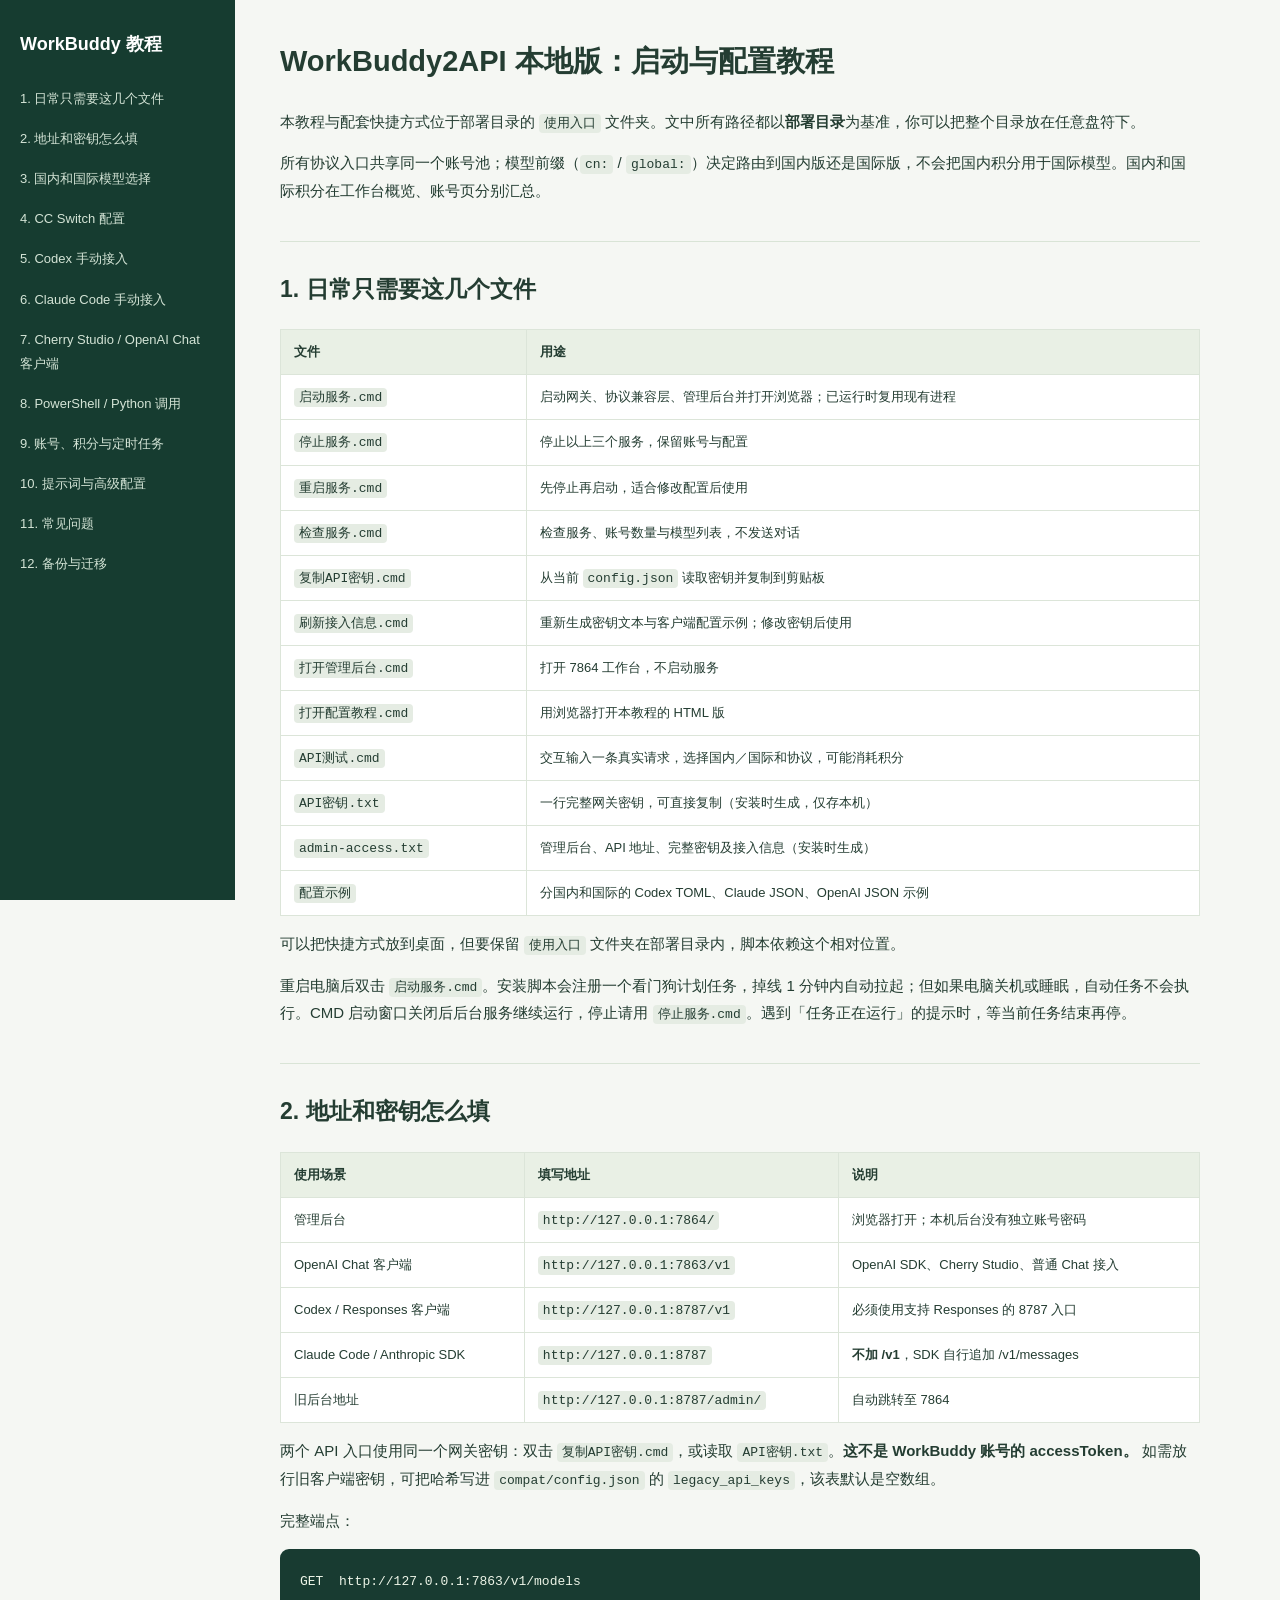
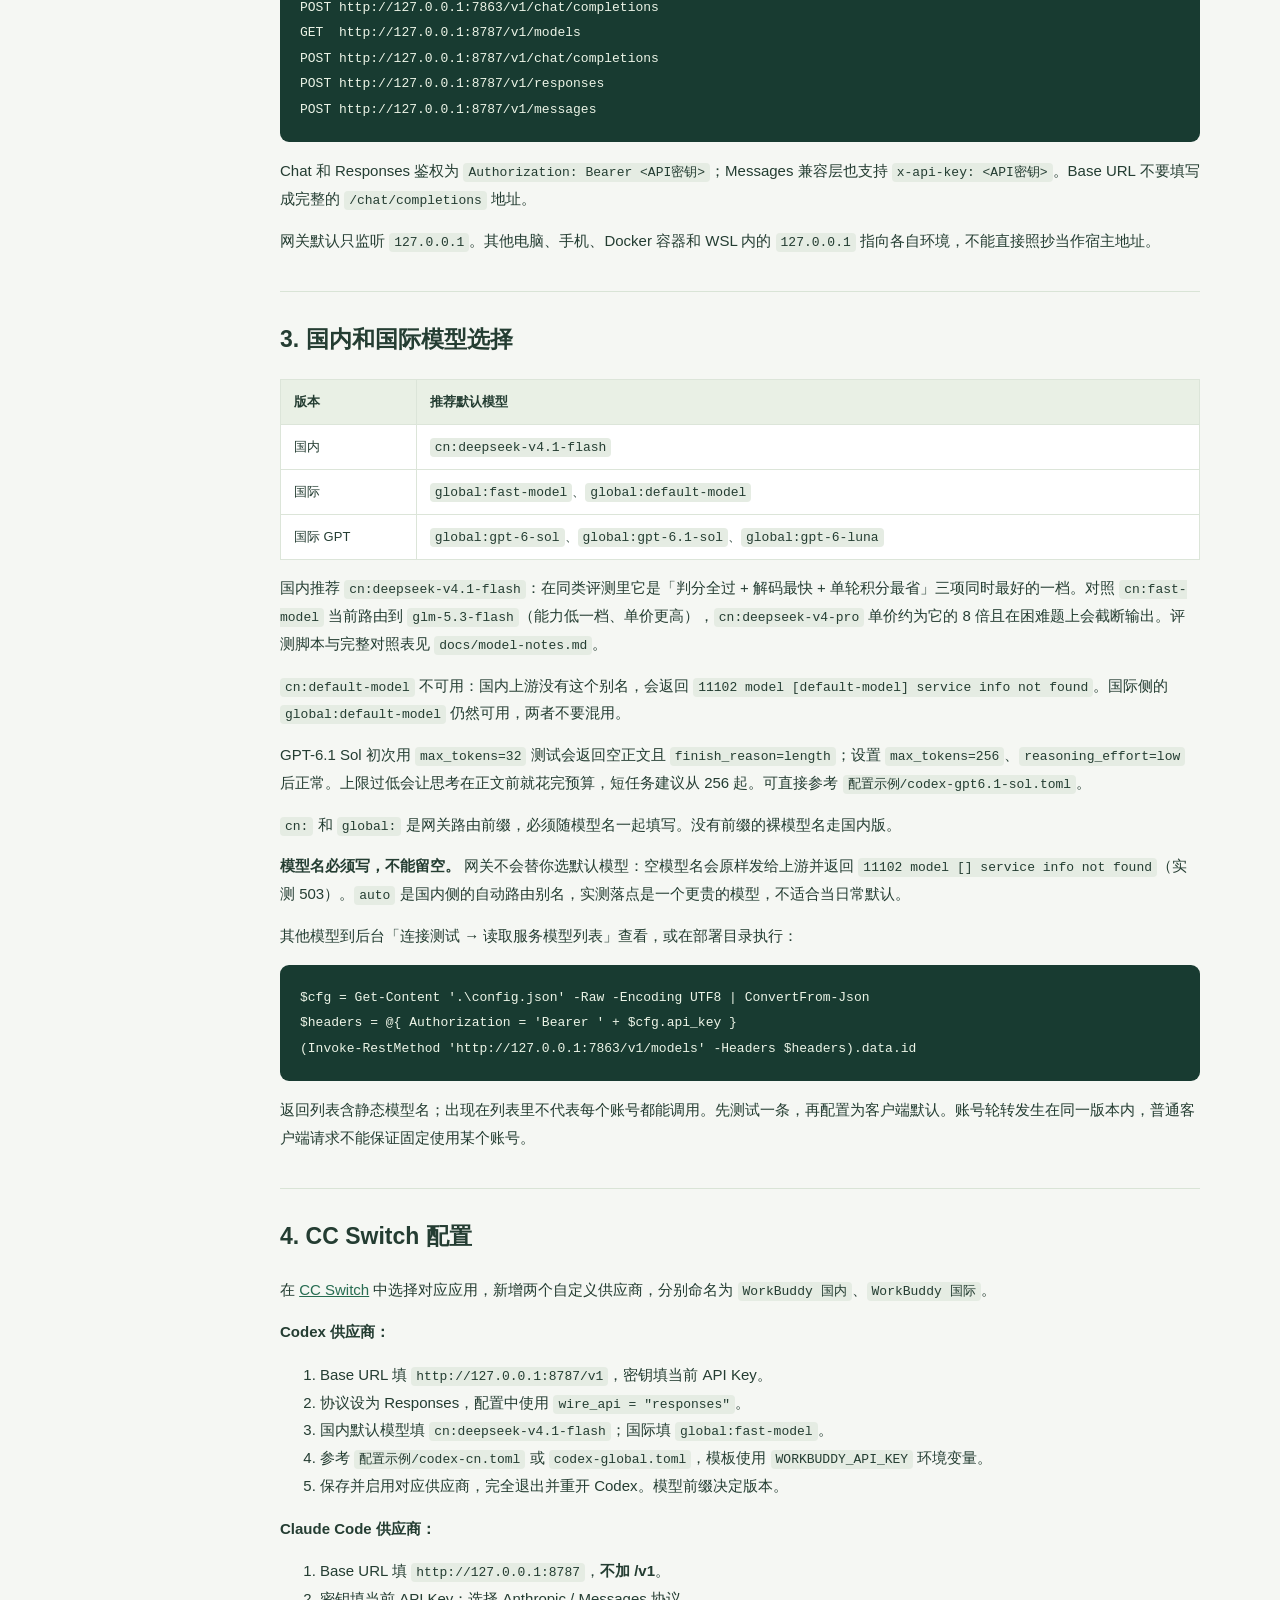
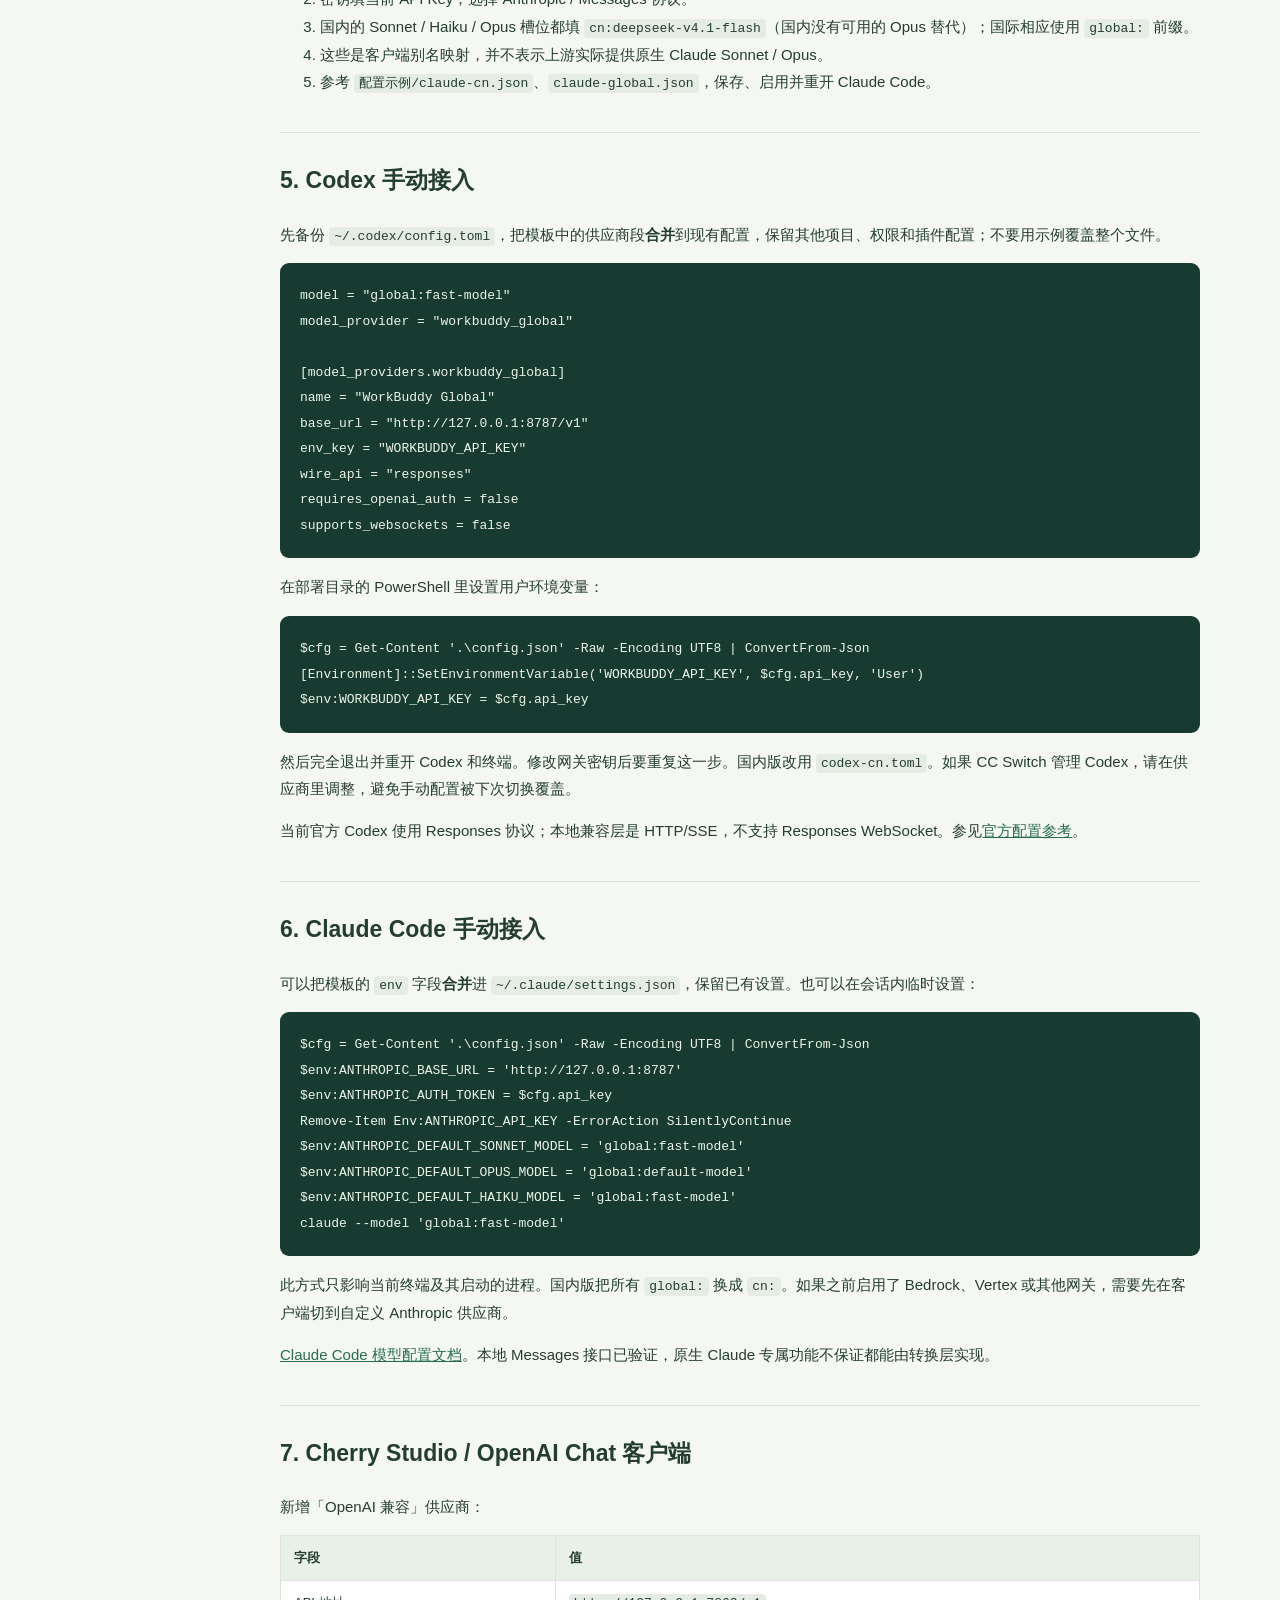
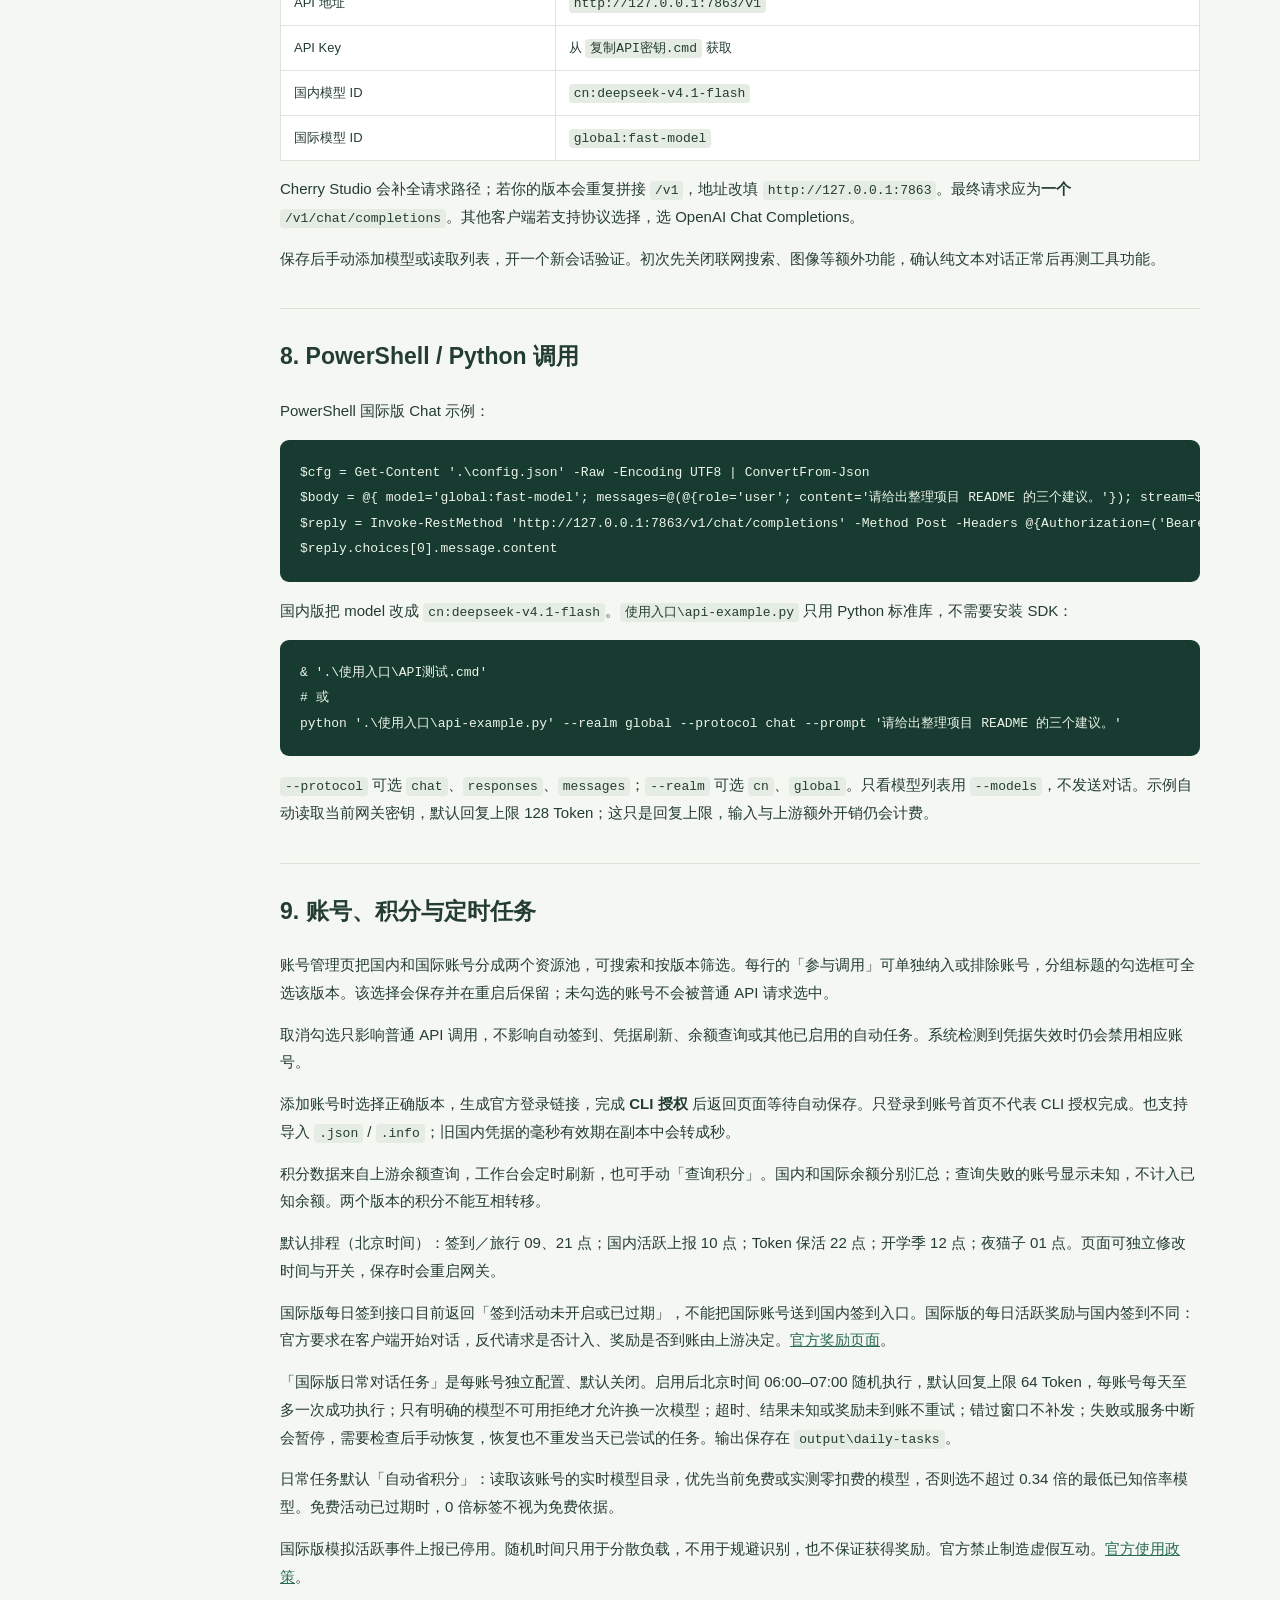
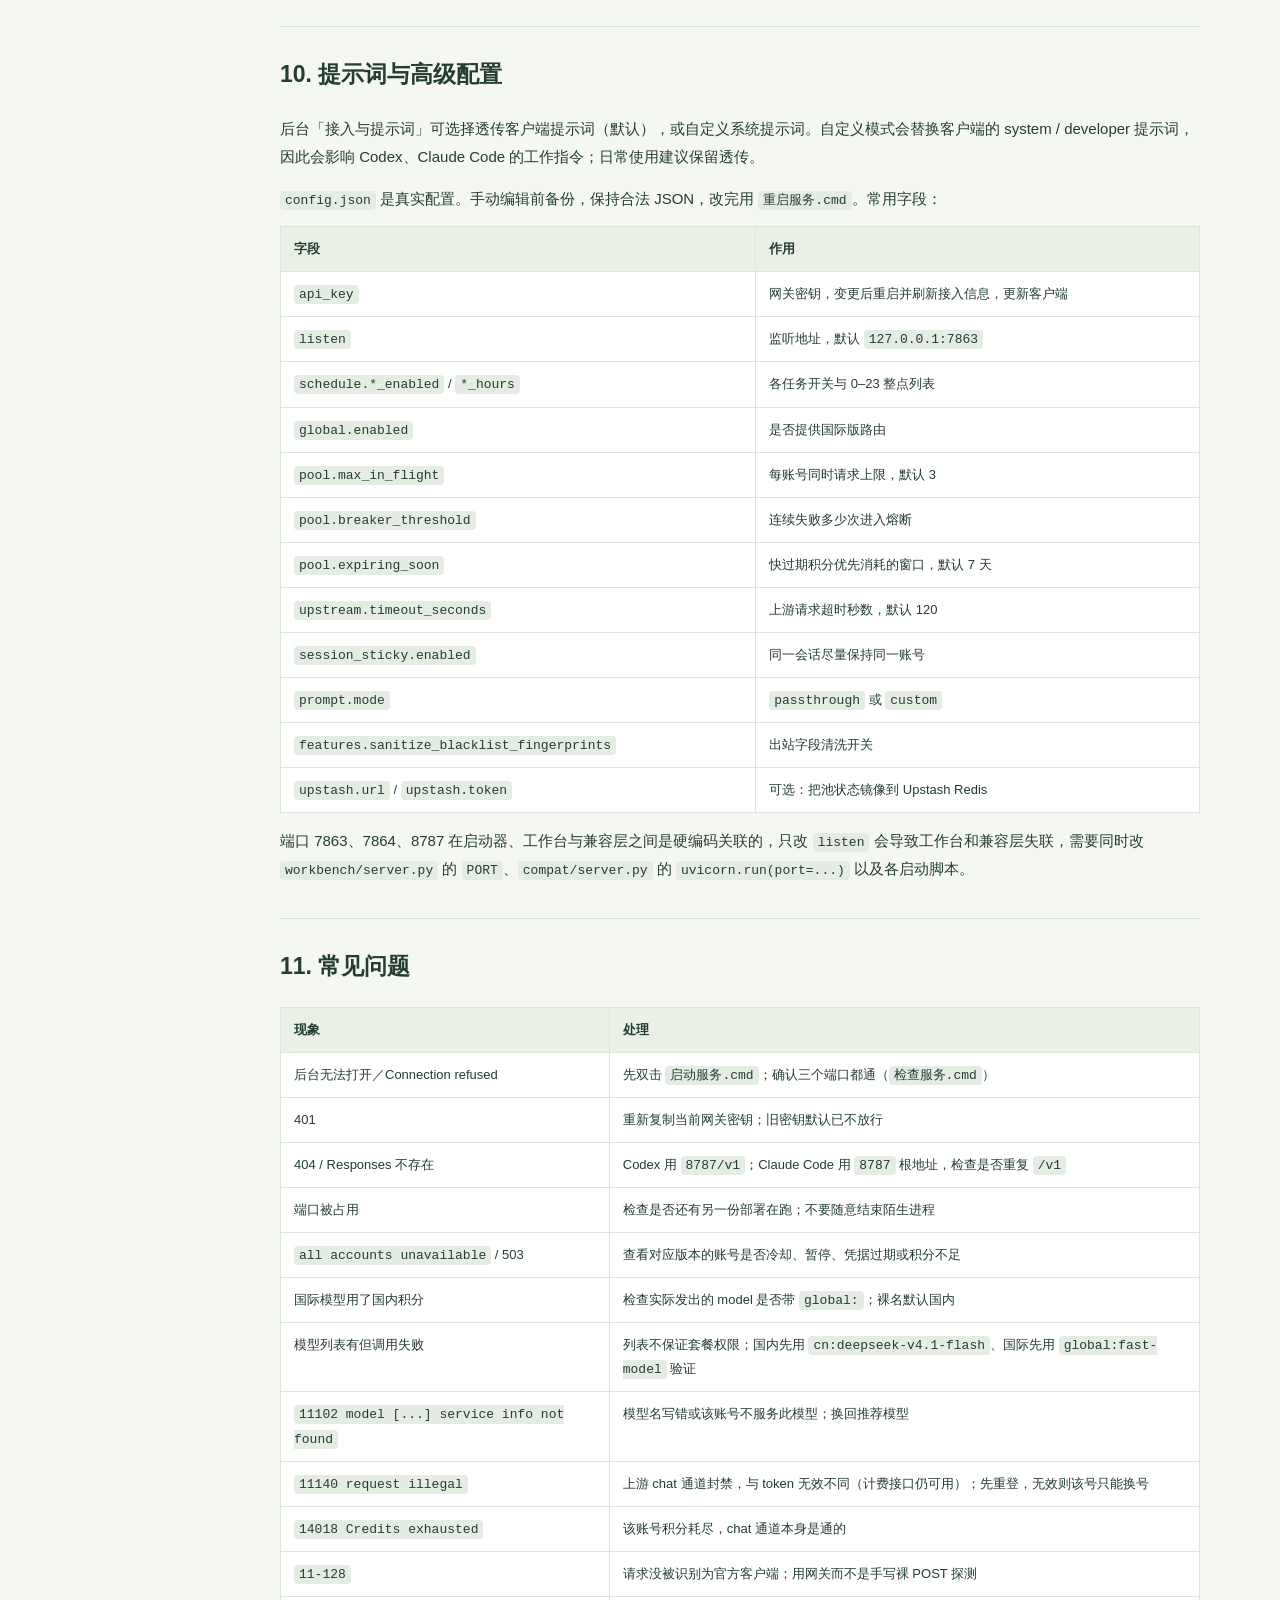
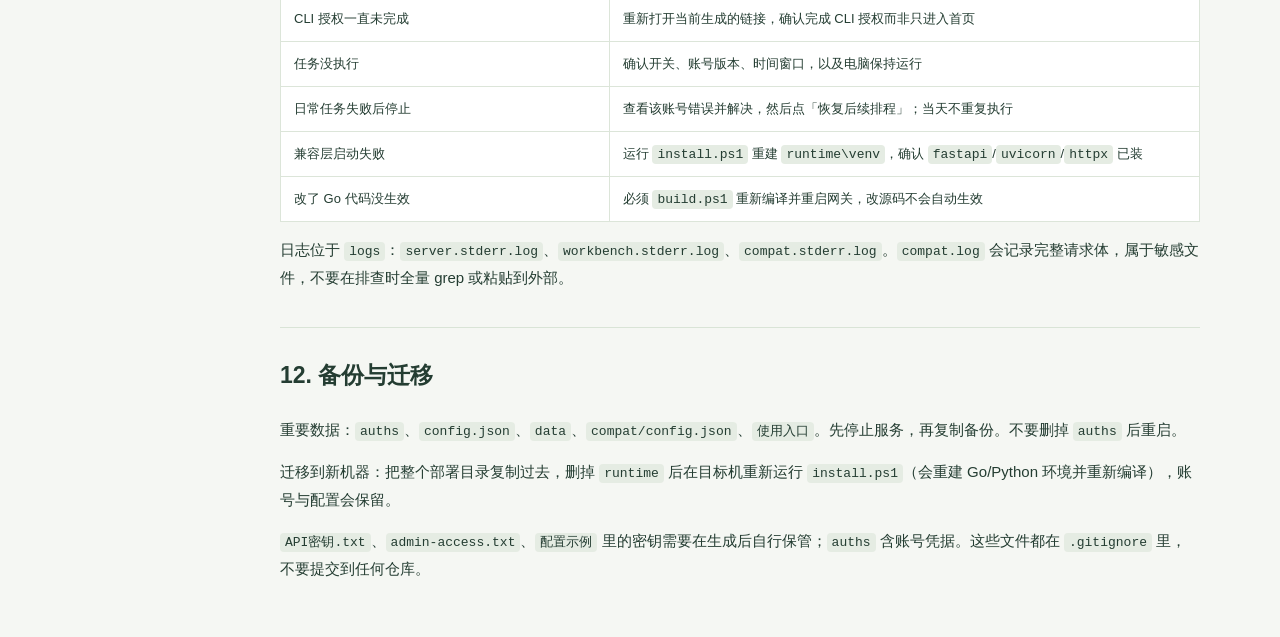
<file: 使用入口/配置教程.html>
<!doctype html><html lang="zh-CN"><meta charset="utf-8"><meta name="viewport" content="width=device-width,initial-scale=1"><title>WorkBuddy2API 本地版：启动与配置教程</title><style>body{margin:0;background:#f5f7f3;color:#243d32;font:15px/1.85 "Segoe UI","Microsoft YaHei",sans-serif}nav{position:fixed;top:0;bottom:0;width:235px;padding:28px 20px;background:#163c30;color:white;overflow:auto;box-sizing:border-box}nav b{font-size:18px;display:block;margin-bottom:18px}nav a{display:block;color:#d4e4d6;text-decoration:none;padding:8px 0;font-size:13px}main{max-width:920px;padding:40px 45px;margin-left:235px}h1{font-size:29px;line-height:1.5;margin:0 0 24px}h2{font-size:23px;scroll-margin-top:25px;border-top:1px solid #d9e4d6;padding-top:26px;margin-top:36px}a{color:#276c51}code{background:#e5ece3;padding:2px 5px;border-radius:4px;font:13px Consolas,monospace;overflow-wrap:anywhere}pre{background:#183b31;color:#ecf4e7;padding:20px;border-radius:9px;overflow:auto;line-height:1.7}pre code{background:none;padding:0;color:inherit}.table{overflow:auto}table{border-collapse:collapse;width:100%;font-size:13px;background:white}td,th{padding:10px 13px;border:1px solid #dce5d9;text-align:left;vertical-align:top}th{background:#e9f0e5}p{margin:14px 0}@media(max-width:850px){nav{position:static;width:auto}nav a{display:inline-block;margin-right:18px}main{margin:0;padding:25px 18px}h1{font-size:25px}}</style><body><nav><b>WorkBuddy 教程</b><a href="#section-1">1. 日常只需要这几个文件</a><a href="#section-2">2. 地址和密钥怎么填</a><a href="#section-3">3. 国内和国际模型选择</a><a href="#section-4">4. CC Switch 配置</a><a href="#section-5">5. Codex 手动接入</a><a href="#section-6">6. Claude Code 手动接入</a><a href="#section-7">7. Cherry Studio / OpenAI Chat 客户端</a><a href="#section-8">8. PowerShell / Python 调用</a><a href="#section-9">9. 账号、积分与定时任务</a><a href="#section-10">10. 提示词与高级配置</a><a href="#section-11">11. 常见问题</a><a href="#section-12">12. 备份与迁移</a></nav><main><h1>WorkBuddy2API 本地版：启动与配置教程</h1>
<p>本教程与配套快捷方式位于部署目录的 <code>使用入口</code> 文件夹。文中所有路径都以<strong>部署目录</strong>为基准，你可以把整个目录放在任意盘符下。</p>
<p>所有协议入口共享同一个账号池；模型前缀（<code>cn:</code> / <code>global:</code>）决定路由到国内版还是国际版，不会把国内积分用于国际模型。国内和国际积分在工作台概览、账号页分别汇总。</p>
<h2 id="section-1">1. 日常只需要这几个文件</h2>
<div class="table"><table>
<thead>
<tr>
<th>文件</th>
<th>用途</th>
</tr>
</thead>
<tbody>
<tr>
<td><code>启动服务.cmd</code></td>
<td>启动网关、协议兼容层、管理后台并打开浏览器；已运行时复用现有进程</td>
</tr>
<tr>
<td><code>停止服务.cmd</code></td>
<td>停止以上三个服务，保留账号与配置</td>
</tr>
<tr>
<td><code>重启服务.cmd</code></td>
<td>先停止再启动，适合修改配置后使用</td>
</tr>
<tr>
<td><code>检查服务.cmd</code></td>
<td>检查服务、账号数量与模型列表，不发送对话</td>
</tr>
<tr>
<td><code>复制API密钥.cmd</code></td>
<td>从当前 <code>config.json</code> 读取密钥并复制到剪贴板</td>
</tr>
<tr>
<td><code>刷新接入信息.cmd</code></td>
<td>重新生成密钥文本与客户端配置示例；修改密钥后使用</td>
</tr>
<tr>
<td><code>打开管理后台.cmd</code></td>
<td>打开 7864 工作台，不启动服务</td>
</tr>
<tr>
<td><code>打开配置教程.cmd</code></td>
<td>用浏览器打开本教程的 HTML 版</td>
</tr>
<tr>
<td><code>API测试.cmd</code></td>
<td>交互输入一条真实请求，选择国内／国际和协议，可能消耗积分</td>
</tr>
<tr>
<td><code>API密钥.txt</code></td>
<td>一行完整网关密钥，可直接复制（安装时生成，仅存本机）</td>
</tr>
<tr>
<td><code>admin-access.txt</code></td>
<td>管理后台、API 地址、完整密钥及接入信息（安装时生成）</td>
</tr>
<tr>
<td><code>配置示例</code></td>
<td>分国内和国际的 Codex TOML、Claude JSON、OpenAI JSON 示例</td>
</tr>
</tbody>
</table></div>
<p>可以把快捷方式放到桌面，但要保留 <code>使用入口</code> 文件夹在部署目录内，脚本依赖这个相对位置。</p>
<p>重启电脑后双击 <code>启动服务.cmd</code>。安装脚本会注册一个看门狗计划任务，掉线 1 分钟内自动拉起；但如果电脑关机或睡眠，自动任务不会执行。CMD 启动窗口关闭后后台服务继续运行，停止请用 <code>停止服务.cmd</code>。遇到「任务正在运行」的提示时，等当前任务结束再停。</p>
<h2 id="section-2">2. 地址和密钥怎么填</h2>
<div class="table"><table>
<thead>
<tr>
<th>使用场景</th>
<th>填写地址</th>
<th>说明</th>
</tr>
</thead>
<tbody>
<tr>
<td>管理后台</td>
<td><code>http://127.0.0.1:7864/</code></td>
<td>浏览器打开；本机后台没有独立账号密码</td>
</tr>
<tr>
<td>OpenAI Chat 客户端</td>
<td><code>http://127.0.0.1:7863/v1</code></td>
<td>OpenAI SDK、Cherry Studio、普通 Chat 接入</td>
</tr>
<tr>
<td>Codex / Responses 客户端</td>
<td><code>http://127.0.0.1:8787/v1</code></td>
<td>必须使用支持 Responses 的 8787 入口</td>
</tr>
<tr>
<td>Claude Code / Anthropic SDK</td>
<td><code>http://127.0.0.1:8787</code></td>
<td><strong>不加 /v1</strong>，SDK 自行追加 /v1/messages</td>
</tr>
<tr>
<td>旧后台地址</td>
<td><code>http://127.0.0.1:8787/admin/</code></td>
<td>自动跳转至 7864</td>
</tr>
</tbody>
</table></div>
<p>两个 API 入口使用同一个网关密钥：双击 <code>复制API密钥.cmd</code>，或读取 <code>API密钥.txt</code>。<strong>这不是 WorkBuddy 账号的 accessToken。</strong> 如需放行旧客户端密钥，可把哈希写进 <code>compat/config.json</code> 的 <code>legacy_api_keys</code>，该表默认是空数组。</p>
<p>完整端点：</p>
<pre><code class="language-text">GET  http://127.0.0.1:7863/v1/models
POST http://127.0.0.1:7863/v1/chat/completions
GET  http://127.0.0.1:8787/v1/models
POST http://127.0.0.1:8787/v1/chat/completions
POST http://127.0.0.1:8787/v1/responses
POST http://127.0.0.1:8787/v1/messages
</code></pre>
<p>Chat 和 Responses 鉴权为 <code>Authorization: Bearer &lt;API密钥&gt;</code>；Messages 兼容层也支持 <code>x-api-key: &lt;API密钥&gt;</code>。Base URL 不要填写成完整的 <code>/chat/completions</code> 地址。</p>
<p>网关默认只监听 <code>127.0.0.1</code>。其他电脑、手机、Docker 容器和 WSL 内的 <code>127.0.0.1</code> 指向各自环境，不能直接照抄当作宿主地址。</p>
<h2 id="section-3">3. 国内和国际模型选择</h2>
<div class="table"><table>
<thead>
<tr>
<th>版本</th>
<th>推荐默认模型</th>
</tr>
</thead>
<tbody>
<tr>
<td>国内</td>
<td><code>cn:deepseek-v4.1-flash</code></td>
</tr>
<tr>
<td>国际</td>
<td><code>global:fast-model</code>、<code>global:default-model</code></td>
</tr>
<tr>
<td>国际 GPT</td>
<td><code>global:gpt-6-sol</code>、<code>global:gpt-6.1-sol</code>、<code>global:gpt-6-luna</code></td>
</tr>
</tbody>
</table></div>
<p>国内推荐 <code>cn:deepseek-v4.1-flash</code>：在同类评测里它是「判分全过 + 解码最快 + 单轮积分最省」三项同时最好的一档。对照 <code>cn:fast-model</code> 当前路由到 <code>glm-5.3-flash</code>（能力低一档、单价更高），<code>cn:deepseek-v4-pro</code> 单价约为它的 8 倍且在困难题上会截断输出。评测脚本与完整对照表见 <code>docs/model-notes.md</code>。</p>
<p><code>cn:default-model</code> 不可用：国内上游没有这个别名，会返回 <code>11102 model [default-model] service info not found</code>。国际侧的 <code>global:default-model</code> 仍然可用，两者不要混用。</p>
<p>GPT-6.1 Sol 初次用 <code>max_tokens=32</code> 测试会返回空正文且 <code>finish_reason=length</code>；设置 <code>max_tokens=256</code>、<code>reasoning_effort=low</code> 后正常。上限过低会让思考在正文前就花完预算，短任务建议从 256 起。可直接参考 <code>配置示例/codex-gpt6.1-sol.toml</code>。</p>
<p><code>cn:</code> 和 <code>global:</code> 是网关路由前缀，必须随模型名一起填写。没有前缀的裸模型名走国内版。</p>
<p><strong>模型名必须写，不能留空。</strong> 网关不会替你选默认模型：空模型名会原样发给上游并返回 <code>11102 model [] service info not found</code>（实测 503）。<code>auto</code> 是国内侧的自动路由别名，实测落点是一个更贵的模型，不适合当日常默认。</p>
<p>其他模型到后台「连接测试 → 读取服务模型列表」查看，或在部署目录执行：</p>
<pre><code class="language-powershell">$cfg = Get-Content '.\config.json' -Raw -Encoding UTF8 | ConvertFrom-Json
$headers = @{ Authorization = 'Bearer ' + $cfg.api_key }
(Invoke-RestMethod 'http://127.0.0.1:7863/v1/models' -Headers $headers).data.id
</code></pre>
<p>返回列表含静态模型名；出现在列表里不代表每个账号都能调用。先测试一条，再配置为客户端默认。账号轮转发生在同一版本内，普通客户端请求不能保证固定使用某个账号。</p>
<h2 id="section-4">4. CC Switch 配置</h2>
<p>在 <a href="https://github.com/farion1231/cc-switch">CC Switch</a> 中选择对应应用，新增两个自定义供应商，分别命名为 <code>WorkBuddy 国内</code>、<code>WorkBuddy 国际</code>。</p>
<p><strong>Codex 供应商：</strong></p>
<ol>
<li>Base URL 填 <code>http://127.0.0.1:8787/v1</code>，密钥填当前 API Key。</li>
<li>协议设为 Responses，配置中使用 <code>wire_api = "responses"</code>。</li>
<li>国内默认模型填 <code>cn:deepseek-v4.1-flash</code>；国际填 <code>global:fast-model</code>。</li>
<li>参考 <code>配置示例/codex-cn.toml</code> 或 <code>codex-global.toml</code>，模板使用 <code>WORKBUDDY_API_KEY</code> 环境变量。</li>
<li>保存并启用对应供应商，完全退出并重开 Codex。模型前缀决定版本。</li>
</ol>
<p><strong>Claude Code 供应商：</strong></p>
<ol>
<li>Base URL 填 <code>http://127.0.0.1:8787</code>，<strong>不加 /v1</strong>。</li>
<li>密钥填当前 API Key；选择 Anthropic / Messages 协议。</li>
<li>国内的 Sonnet / Haiku / Opus 槽位都填 <code>cn:deepseek-v4.1-flash</code>（国内没有可用的 Opus 替代）；国际相应使用 <code>global:</code> 前缀。</li>
<li>这些是客户端别名映射，并不表示上游实际提供原生 Claude Sonnet / Opus。</li>
<li>参考 <code>配置示例/claude-cn.json</code>、<code>claude-global.json</code>，保存、启用并重开 Claude Code。</li>
</ol>
<h2 id="section-5">5. Codex 手动接入</h2>
<p>先备份 <code>~/.codex/config.toml</code>，把模板中的供应商段<strong>合并</strong>到现有配置，保留其他项目、权限和插件配置；不要用示例覆盖整个文件。</p>
<pre><code class="language-toml">model = &quot;global:fast-model&quot;
model_provider = &quot;workbuddy_global&quot;

[model_providers.workbuddy_global]
name = &quot;WorkBuddy Global&quot;
base_url = &quot;http://127.0.0.1:8787/v1&quot;
env_key = &quot;WORKBUDDY_API_KEY&quot;
wire_api = &quot;responses&quot;
requires_openai_auth = false
supports_websockets = false
</code></pre>
<p>在部署目录的 PowerShell 里设置用户环境变量：</p>
<pre><code class="language-powershell">$cfg = Get-Content '.\config.json' -Raw -Encoding UTF8 | ConvertFrom-Json
[Environment]::SetEnvironmentVariable('WORKBUDDY_API_KEY', $cfg.api_key, 'User')
$env:WORKBUDDY_API_KEY = $cfg.api_key
</code></pre>
<p>然后完全退出并重开 Codex 和终端。修改网关密钥后要重复这一步。国内版改用 <code>codex-cn.toml</code>。如果 CC Switch 管理 Codex，请在供应商里调整，避免手动配置被下次切换覆盖。</p>
<p>当前官方 Codex 使用 Responses 协议；本地兼容层是 HTTP/SSE，不支持 Responses WebSocket。参见<a href="https://developers.openai.com/codex/config-reference">官方配置参考</a>。</p>
<h2 id="section-6">6. Claude Code 手动接入</h2>
<p>可以把模板的 <code>env</code> 字段<strong>合并</strong>进 <code>~/.claude/settings.json</code>，保留已有设置。也可以在会话内临时设置：</p>
<pre><code class="language-powershell">$cfg = Get-Content '.\config.json' -Raw -Encoding UTF8 | ConvertFrom-Json
$env:ANTHROPIC_BASE_URL = 'http://127.0.0.1:8787'
$env:ANTHROPIC_AUTH_TOKEN = $cfg.api_key
Remove-Item Env:ANTHROPIC_API_KEY -ErrorAction SilentlyContinue
$env:ANTHROPIC_DEFAULT_SONNET_MODEL = 'global:fast-model'
$env:ANTHROPIC_DEFAULT_OPUS_MODEL = 'global:default-model'
$env:ANTHROPIC_DEFAULT_HAIKU_MODEL = 'global:fast-model'
claude --model 'global:fast-model'
</code></pre>
<p>此方式只影响当前终端及其启动的进程。国内版把所有 <code>global:</code> 换成 <code>cn:</code>。如果之前启用了 Bedrock、Vertex 或其他网关，需要先在客户端切到自定义 Anthropic 供应商。</p>
<p><a href="https://code.claude.com/docs/en/model-config">Claude Code 模型配置文档</a>。本地 Messages 接口已验证，原生 Claude 专属功能不保证都能由转换层实现。</p>
<h2 id="section-7">7. Cherry Studio / OpenAI Chat 客户端</h2>
<p>新增「OpenAI 兼容」供应商：</p>
<div class="table"><table>
<thead>
<tr>
<th>字段</th>
<th>值</th>
</tr>
</thead>
<tbody>
<tr>
<td>API 地址</td>
<td><code>http://127.0.0.1:7863/v1</code></td>
</tr>
<tr>
<td>API Key</td>
<td>从 <code>复制API密钥.cmd</code> 获取</td>
</tr>
<tr>
<td>国内模型 ID</td>
<td><code>cn:deepseek-v4.1-flash</code></td>
</tr>
<tr>
<td>国际模型 ID</td>
<td><code>global:fast-model</code></td>
</tr>
</tbody>
</table></div>
<p>Cherry Studio 会补全请求路径；若你的版本会重复拼接 <code>/v1</code>，地址改填 <code>http://127.0.0.1:7863</code>。最终请求应为<strong>一个</strong> <code>/v1/chat/completions</code>。其他客户端若支持协议选择，选 OpenAI Chat Completions。</p>
<p>保存后手动添加模型或读取列表，开一个新会话验证。初次先关闭联网搜索、图像等额外功能，确认纯文本对话正常后再测工具功能。</p>
<h2 id="section-8">8. PowerShell / Python 调用</h2>
<p>PowerShell 国际版 Chat 示例：</p>
<pre><code class="language-powershell">$cfg = Get-Content '.\config.json' -Raw -Encoding UTF8 | ConvertFrom-Json
$body = @{ model='global:fast-model'; messages=@(@{role='user'; content='请给出整理项目 README 的三个建议。'}); stream=$false; max_tokens=128 } | ConvertTo-Json -Depth 8
$reply = Invoke-RestMethod 'http://127.0.0.1:7863/v1/chat/completions' -Method Post -Headers @{Authorization=('Bearer '+$cfg.api_key)} -ContentType 'application/json; charset=utf-8' -Body ([Text.Encoding]::UTF8.GetBytes($body)) -TimeoutSec 150
$reply.choices[0].message.content
</code></pre>
<p>国内版把 model 改成 <code>cn:deepseek-v4.1-flash</code>。<code>使用入口\api-example.py</code> 只用 Python 标准库，不需要安装 SDK：</p>
<pre><code class="language-powershell">&amp; '.\使用入口\API测试.cmd'
# 或
python '.\使用入口\api-example.py' --realm global --protocol chat --prompt '请给出整理项目 README 的三个建议。'
</code></pre>
<p><code>--protocol</code> 可选 <code>chat</code>、<code>responses</code>、<code>messages</code>；<code>--realm</code> 可选 <code>cn</code>、<code>global</code>。只看模型列表用 <code>--models</code>，不发送对话。示例自动读取当前网关密钥，默认回复上限 128 Token；这只是回复上限，输入与上游额外开销仍会计费。</p>
<h2 id="section-9">9. 账号、积分与定时任务</h2>
<p>账号管理页把国内和国际账号分成两个资源池，可搜索和按版本筛选。每行的「参与调用」可单独纳入或排除账号，分组标题的勾选框可全选该版本。该选择会保存并在重启后保留；未勾选的账号不会被普通 API 请求选中。</p>
<p>取消勾选只影响普通 API 调用，不影响自动签到、凭据刷新、余额查询或其他已启用的自动任务。系统检测到凭据失效时仍会禁用相应账号。</p>
<p>添加账号时选择正确版本，生成官方登录链接，完成 <strong>CLI 授权</strong> 后返回页面等待自动保存。只登录到账号首页不代表 CLI 授权完成。也支持导入 <code>.json</code> / <code>.info</code>；旧国内凭据的毫秒有效期在副本中会转成秒。</p>
<p>积分数据来自上游余额查询，工作台会定时刷新，也可手动「查询积分」。国内和国际余额分别汇总；查询失败的账号显示未知，不计入已知余额。两个版本的积分不能互相转移。</p>
<p>默认排程（北京时间）：签到／旅行 09、21 点；国内活跃上报 10 点；Token 保活 22 点；开学季 12 点；夜猫子 01 点。页面可独立修改时间与开关，保存时会重启网关。</p>
<p>国际版每日签到接口目前返回「签到活动未开启或已过期」，不能把国际账号送到国内签到入口。国际版的每日活跃奖励与国内签到不同：官方要求在客户端开始对话，反代请求是否计入、奖励是否到账由上游决定。<a href="https://www.workbuddy.ai/pricing/">官方奖励页面</a>。</p>
<p>「国际版日常对话任务」是每账号独立配置、默认关闭。启用后北京时间 06:00–07:00 随机执行，默认回复上限 64 Token，每账号每天至多一次成功执行；只有明确的模型不可用拒绝才允许换一次模型；超时、结果未知或奖励未到账不重试；错过窗口不补发；失败或服务中断会暂停，需要检查后手动恢复，恢复也不重发当天已尝试的任务。输出保存在 <code>output\daily-tasks</code>。</p>
<p>日常任务默认「自动省积分」：读取该账号的实时模型目录，优先当前免费或实测零扣费的模型，否则选不超过 0.34 倍的最低已知倍率模型。免费活动已过期时，0 倍标签不视为免费依据。</p>
<p>国际版模拟活跃事件上报已停用。随机时间只用于分散负载，不用于规避识别，也不保证获得奖励。官方禁止制造虚假互动。<a href="https://www.workbuddy.ai/document/acceptable-use-policy">官方使用政策</a>。</p>
<h2 id="section-10">10. 提示词与高级配置</h2>
<p>后台「接入与提示词」可选择透传客户端提示词（默认），或自定义系统提示词。自定义模式会替换客户端的 system / developer 提示词，因此会影响 Codex、Claude Code 的工作指令；日常使用建议保留透传。</p>
<p><code>config.json</code> 是真实配置。手动编辑前备份，保持合法 JSON，改完用 <code>重启服务.cmd</code>。常用字段：</p>
<div class="table"><table>
<thead>
<tr>
<th>字段</th>
<th>作用</th>
</tr>
</thead>
<tbody>
<tr>
<td><code>api_key</code></td>
<td>网关密钥，变更后重启并刷新接入信息，更新客户端</td>
</tr>
<tr>
<td><code>listen</code></td>
<td>监听地址，默认 <code>127.0.0.1:7863</code></td>
</tr>
<tr>
<td><code>schedule.*_enabled</code> / <code>*_hours</code></td>
<td>各任务开关与 0–23 整点列表</td>
</tr>
<tr>
<td><code>global.enabled</code></td>
<td>是否提供国际版路由</td>
</tr>
<tr>
<td><code>pool.max_in_flight</code></td>
<td>每账号同时请求上限，默认 3</td>
</tr>
<tr>
<td><code>pool.breaker_threshold</code></td>
<td>连续失败多少次进入熔断</td>
</tr>
<tr>
<td><code>pool.expiring_soon</code></td>
<td>快过期积分优先消耗的窗口，默认 7 天</td>
</tr>
<tr>
<td><code>upstream.timeout_seconds</code></td>
<td>上游请求超时秒数，默认 120</td>
</tr>
<tr>
<td><code>session_sticky.enabled</code></td>
<td>同一会话尽量保持同一账号</td>
</tr>
<tr>
<td><code>prompt.mode</code></td>
<td><code>passthrough</code> 或 <code>custom</code></td>
</tr>
<tr>
<td><code>features.sanitize_blacklist_fingerprints</code></td>
<td>出站字段清洗开关</td>
</tr>
<tr>
<td><code>upstash.url</code> / <code>upstash.token</code></td>
<td>可选：把池状态镜像到 Upstash Redis</td>
</tr>
</tbody>
</table></div>
<p>端口 7863、7864、8787 在启动器、工作台与兼容层之间是硬编码关联的，只改 <code>listen</code> 会导致工作台和兼容层失联，需要同时改 <code>workbench/server.py</code> 的 <code>PORT</code>、<code>compat/server.py</code> 的 <code>uvicorn.run(port=...)</code> 以及各启动脚本。</p>
<h2 id="section-11">11. 常见问题</h2>
<div class="table"><table>
<thead>
<tr>
<th>现象</th>
<th>处理</th>
</tr>
</thead>
<tbody>
<tr>
<td>后台无法打开／Connection refused</td>
<td>先双击 <code>启动服务.cmd</code>；确认三个端口都通（<code>检查服务.cmd</code>）</td>
</tr>
<tr>
<td>401</td>
<td>重新复制当前网关密钥；旧密钥默认已不放行</td>
</tr>
<tr>
<td>404 / Responses 不存在</td>
<td>Codex 用 <code>8787/v1</code>；Claude Code 用 <code>8787</code> 根地址，检查是否重复 <code>/v1</code></td>
</tr>
<tr>
<td>端口被占用</td>
<td>检查是否还有另一份部署在跑；不要随意结束陌生进程</td>
</tr>
<tr>
<td><code>all accounts unavailable</code> / 503</td>
<td>查看对应版本的账号是否冷却、暂停、凭据过期或积分不足</td>
</tr>
<tr>
<td>国际模型用了国内积分</td>
<td>检查实际发出的 model 是否带 <code>global:</code>；裸名默认国内</td>
</tr>
<tr>
<td>模型列表有但调用失败</td>
<td>列表不保证套餐权限；国内先用 <code>cn:deepseek-v4.1-flash</code>、国际先用 <code>global:fast-model</code> 验证</td>
</tr>
<tr>
<td><code>11102 model [...] service info not found</code></td>
<td>模型名写错或该账号不服务此模型；换回推荐模型</td>
</tr>
<tr>
<td><code>11140 request illegal</code></td>
<td>上游 chat 通道封禁，与 token 无效不同（计费接口仍可用）；先重登，无效则该号只能换号</td>
</tr>
<tr>
<td><code>14018 Credits exhausted</code></td>
<td>该账号积分耗尽，chat 通道本身是通的</td>
</tr>
<tr>
<td><code>11-128</code></td>
<td>请求没被识别为官方客户端；用网关而不是手写裸 POST 探测</td>
</tr>
<tr>
<td>CLI 授权一直未完成</td>
<td>重新打开当前生成的链接，确认完成 CLI 授权而非只进入首页</td>
</tr>
<tr>
<td>任务没执行</td>
<td>确认开关、账号版本、时间窗口，以及电脑保持运行</td>
</tr>
<tr>
<td>日常任务失败后停止</td>
<td>查看该账号错误并解决，然后点「恢复后续排程」；当天不重复执行</td>
</tr>
<tr>
<td>兼容层启动失败</td>
<td>运行 <code>install.ps1</code> 重建 <code>runtime\venv</code>，确认 <code>fastapi</code>/<code>uvicorn</code>/<code>httpx</code> 已装</td>
</tr>
<tr>
<td>改了 Go 代码没生效</td>
<td>必须 <code>build.ps1</code> 重新编译并重启网关，改源码不会自动生效</td>
</tr>
</tbody>
</table></div>
<p>日志位于 <code>logs</code>：<code>server.stderr.log</code>、<code>workbench.stderr.log</code>、<code>compat.stderr.log</code>。<code>compat.log</code> 会记录完整请求体，属于敏感文件，不要在排查时全量 grep 或粘贴到外部。</p>
<h2 id="section-12">12. 备份与迁移</h2>
<p>重要数据：<code>auths</code>、<code>config.json</code>、<code>data</code>、<code>compat/config.json</code>、<code>使用入口</code>。先停止服务，再复制备份。不要删掉 <code>auths</code> 后重启。</p>
<p>迁移到新机器：把整个部署目录复制过去，删掉 <code>runtime</code> 后在目标机重新运行 <code>install.ps1</code>（会重建 Go/Python 环境并重新编译），账号与配置会保留。</p>
<p><code>API密钥.txt</code>、<code>admin-access.txt</code>、<code>配置示例</code> 里的密钥需要在生成后自行保管；<code>auths</code> 含账号凭据。这些文件都在 <code>.gitignore</code> 里，不要提交到任何仓库。</p></main></body></html>
</file>
